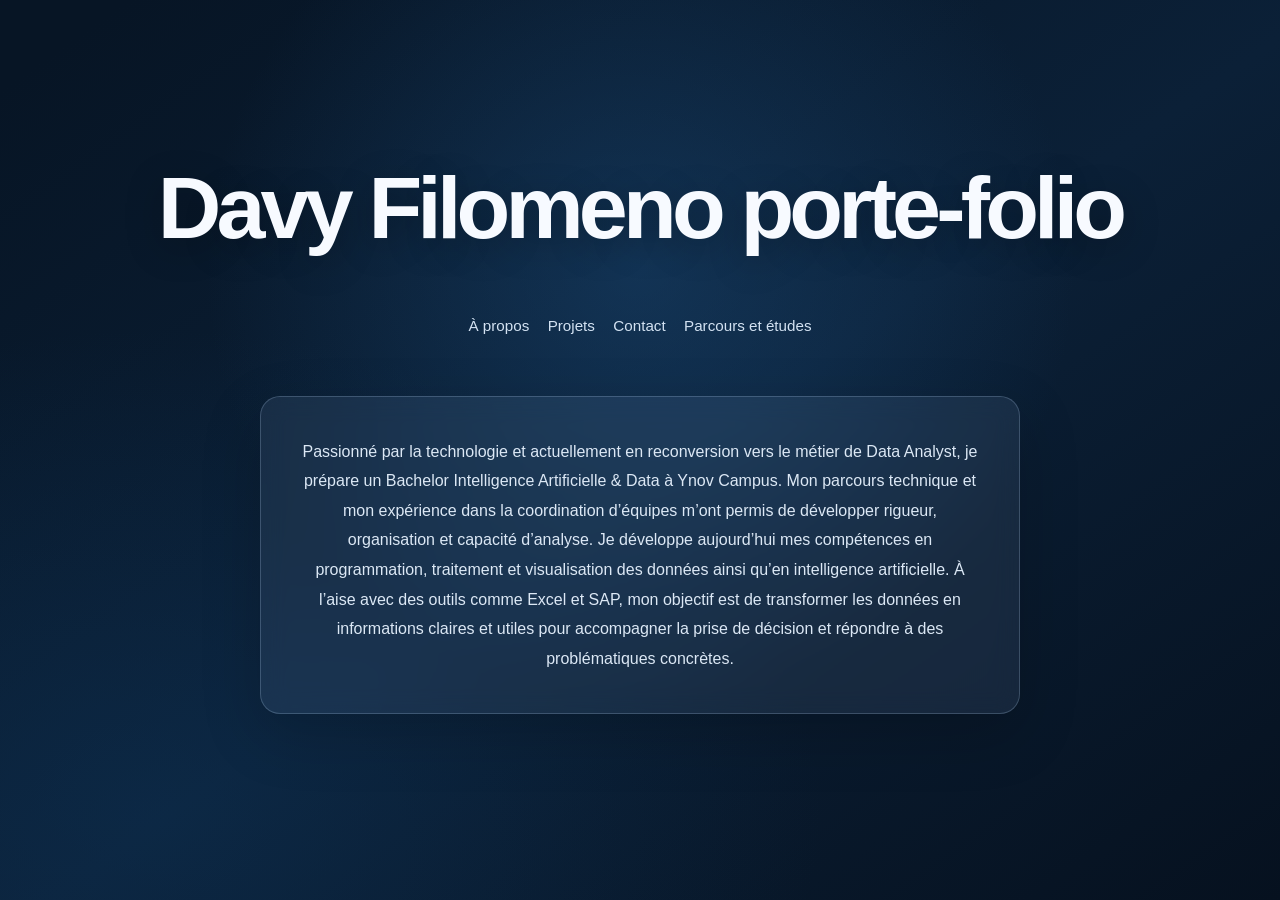
<file: index.html>
<!DOCTYPE html>
<html lang="fr">
<head>
  <meta charset="UTF-8">
  <meta name="viewport" content="width=device-width, initial-scale=1.0">
  <meta name="description" content="Portfolio de Davy Filomeno, Data Analyst junior.">
  <title>Davy Filomeno — Data Analyst junior</title>

  <link rel="stylesheet" href="folio.css">
</head>

<body>
  <h1>Davy Filomeno porte-folio</h1>
  <header>
    <nav>
      <ul>
        <li><a href="#about">À propos</a></li>
        <li><a href="projet/projet.html">Projets</a></li>
        <li><a href="Contacts/contact.html">Contact</a></li>
        <li><a href="parcours-étude/étude.html" target="_blank">
  Parcours et études
</a></li>
      </ul>
    </nav>
  </header>
  <main class="presentation">
    <p>Passionné par la technologie et actuellement en reconversion vers le métier de Data Analyst, je prépare un Bachelor Intelligence Artificielle & Data à Ynov Campus. Mon parcours technique et mon expérience dans la coordination d’équipes m’ont permis de développer rigueur, organisation et capacité d’analyse.

Je développe aujourd’hui mes compétences en programmation, traitement et visualisation des données ainsi qu’en intelligence artificielle. À l’aise avec des outils comme Excel et SAP, mon objectif est de transformer les données en informations claires et utiles pour accompagner la prise de décision et répondre à des problématiques concrètes.</p>
  </main>
</body>
</html>
</file>
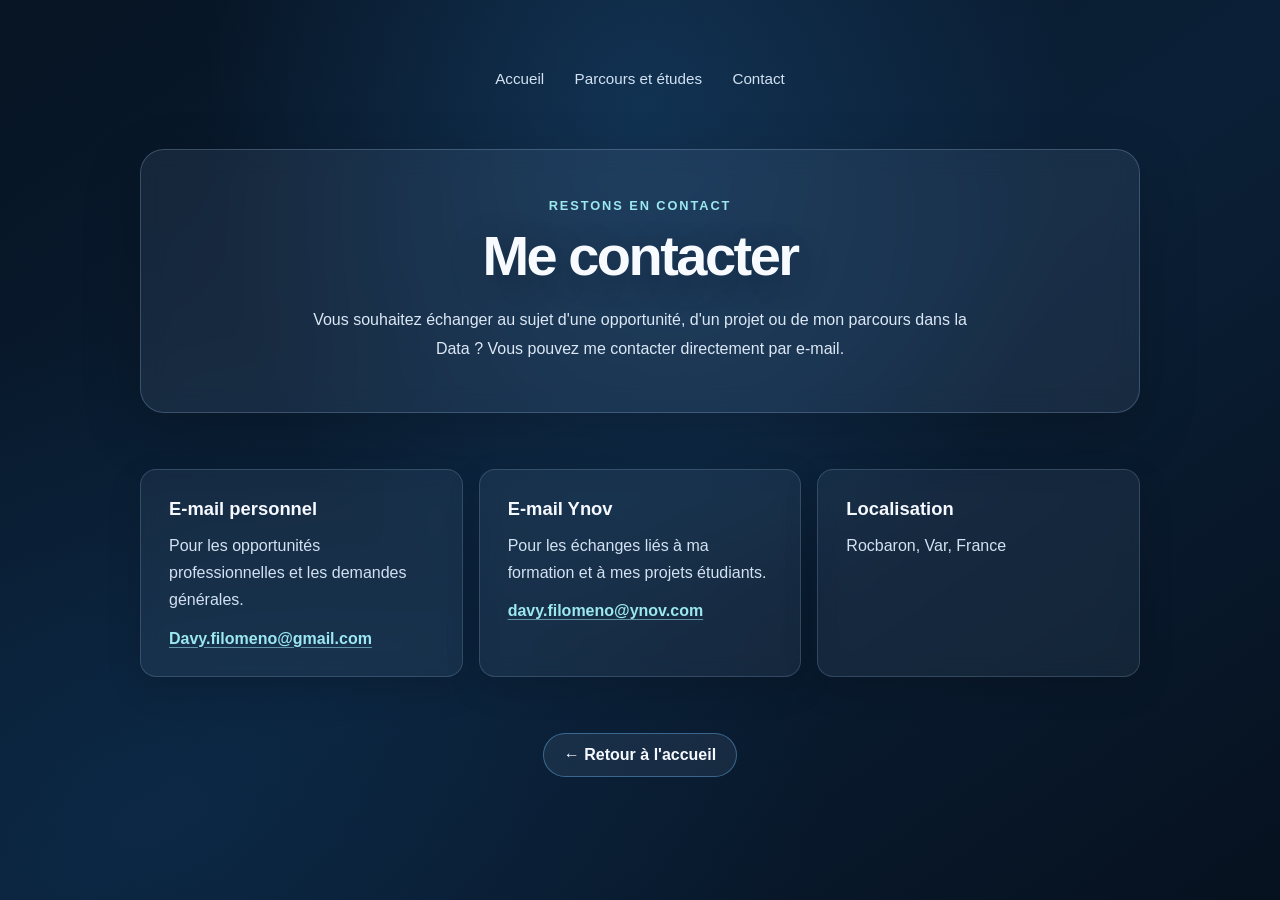
<file: Contacts/contact.html>
<!DOCTYPE html>
<html lang="fr">

<head>
  <meta charset="UTF-8">
  <meta name="viewport" content="width=device-width, initial-scale=1.0">

  <title>Contact | Davy Filomeno</title>

  <link rel="stylesheet" href="../folio.css">
  <link rel="stylesheet" href="contact.css">
</head>

<body>

  <header>
    <nav>
      <a href="../index.html">Accueil</a>
      <a href="parcours-etude.html">Parcours et études</a>
      <a href="contact.html">Contact</a>
    </nav>
  </header>

  <main class="page-contact">

    <section class="introduction-contact">
      <p class="surtitre">Restons en contact</p>

      <h1>Me contacter</h1>

      <p>
        Vous souhaitez échanger au sujet d'une opportunité, d'un projet
        ou de mon parcours dans la Data ? Vous pouvez me contacter
        directement par e-mail.
      </p>
    </section>

    <section class="coordonnees">

      <article class="carte-contact">
        <h2>E-mail personnel</h2>

        <p>
          Pour les opportunités professionnelles et les demandes générales.
        </p>

        <a href="mailto:Davy.filomeno@gmail.com">
          Davy.filomeno@gmail.com
        </a>
      </article>

      <article class="carte-contact">
        <h2>E-mail Ynov</h2>

        <p>
          Pour les échanges liés à ma formation et à mes projets étudiants.
        </p>

        <a href="mailto:davy.filomeno@ynov.com">
          davy.filomeno@ynov.com
        </a>
      </article>

      <article class="carte-contact">
        <h2>Localisation</h2>

        <p>
          Rocbaron, Var, France
        </p>
      </article>

    </section>

    <a class="retour" href="../index.html">
      ← Retour à l'accueil
    </a>

  </main>

</body>
</html>
</file>
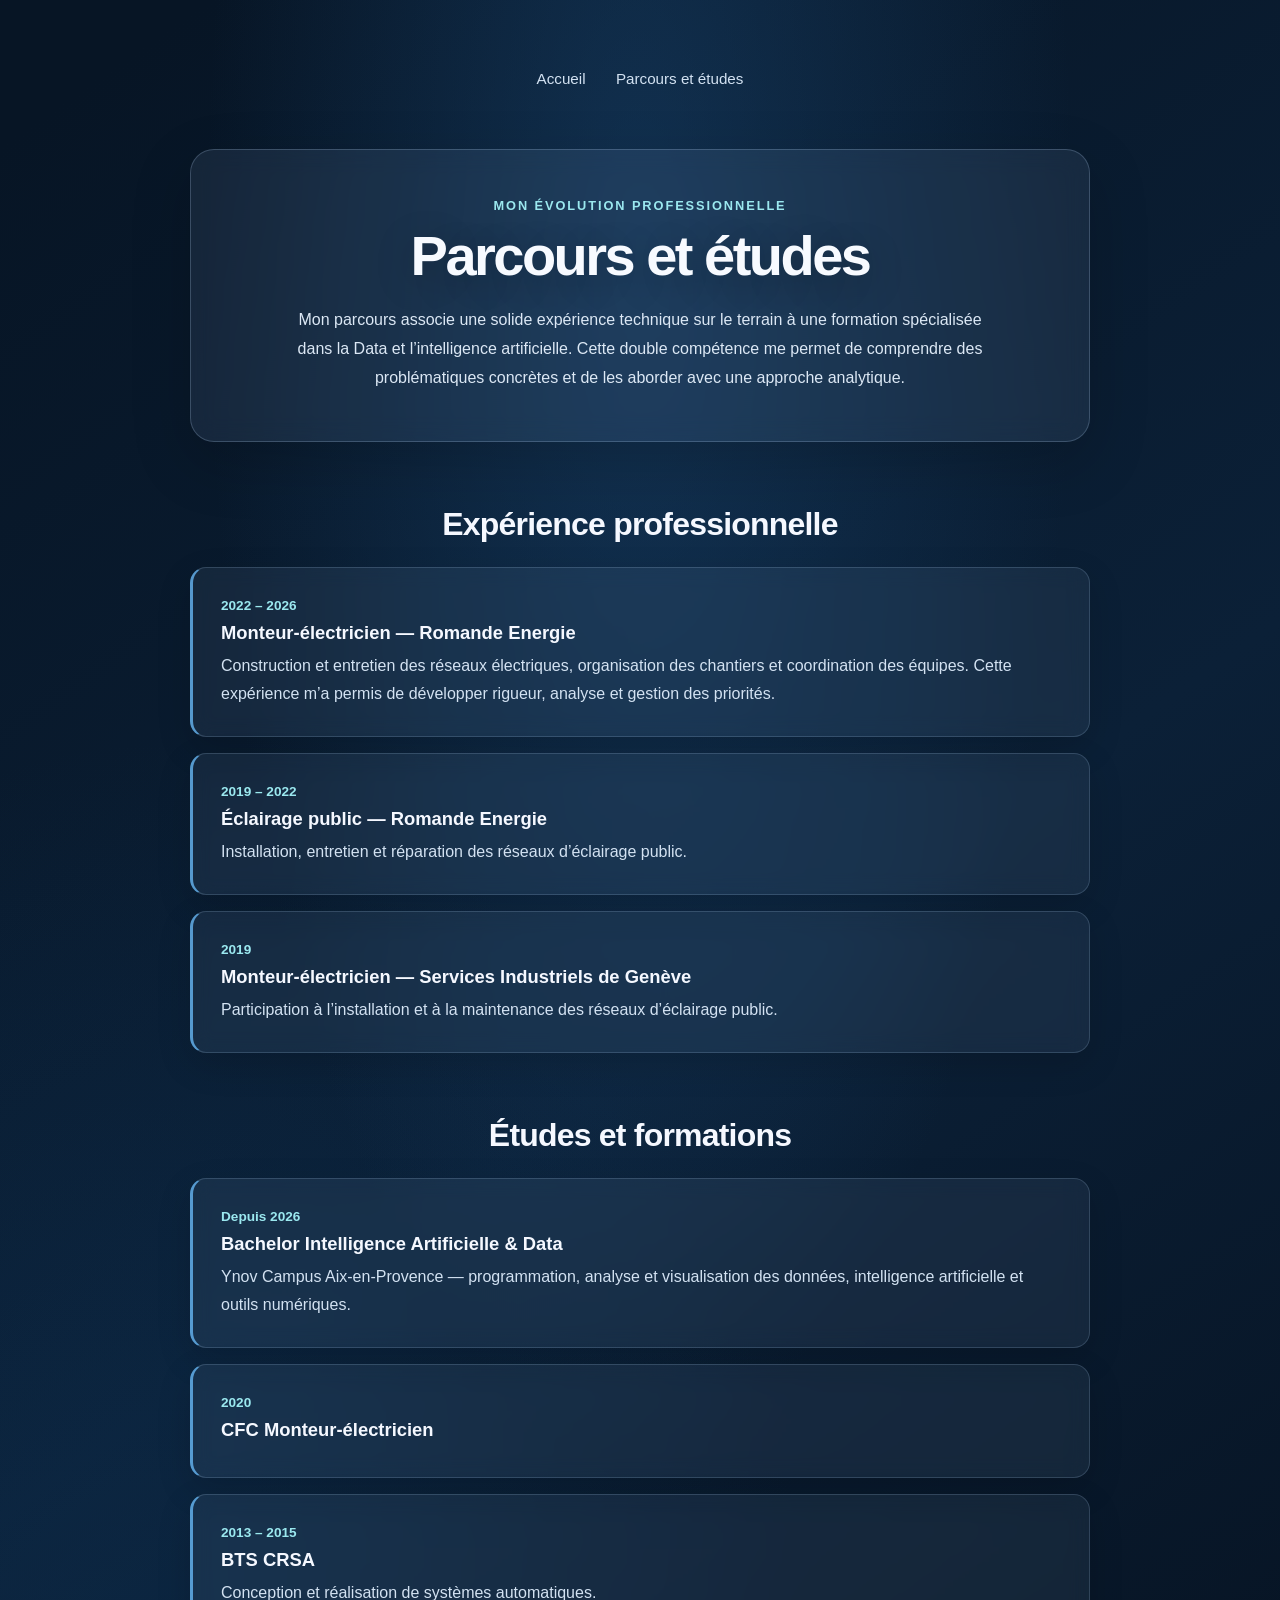
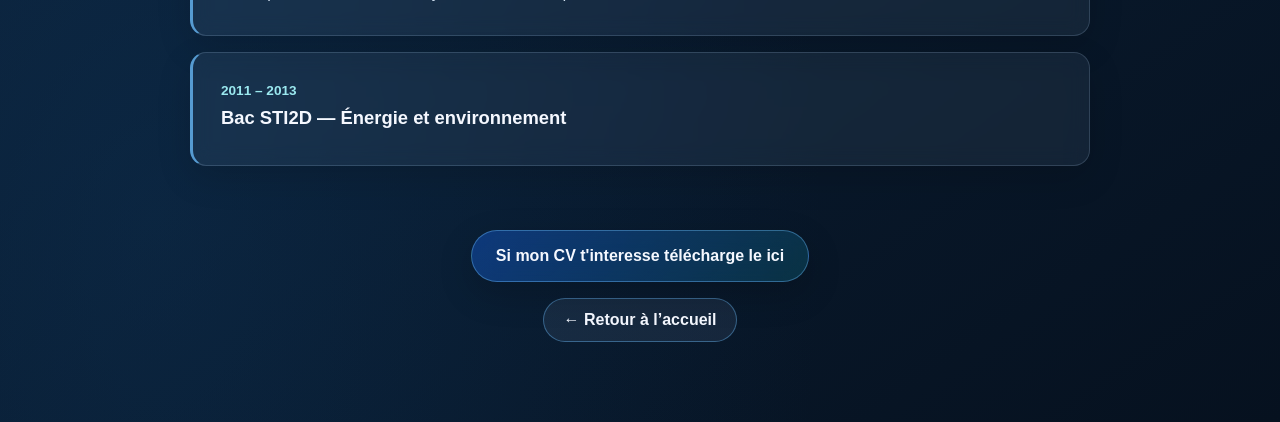
<file: parcours-étude/étude.html>
<!DOCTYPE html>
<html lang="fr">

<head>
  <meta charset="UTF-8">
  <meta name="viewport" content="width=device-width, initial-scale=1.0">

  <title>Parcours et études | Davy Filomeno</title>

  <link rel="stylesheet" href="../folio.css">
  <link rel="stylesheet" href="étude.css">
</head>

<body>

  <header>
    <nav>
      <a href="../index.html">Accueil</a>
      <a href="étude.html">Parcours et études</a>
    </nav>
  </header>

  <main>

    <section class="introduction-parcours">
      <p class="surtitre">Mon évolution professionnelle</p>

      <h1>Parcours et études</h1>

      <p>
        Mon parcours associe une solide expérience technique sur le terrain
        à une formation spécialisée dans la Data et l’intelligence artificielle.
        Cette double compétence me permet de comprendre des problématiques
        concrètes et de les aborder avec une approche analytique.
      </p>
    </section>

    <section class="parcours-professionnel">
      <h2>Expérience professionnelle</h2>

      <article>
        <span>2022 – 2026</span>
        <h3>Monteur-électricien — Romande Energie</h3>

        <p>
          Construction et entretien des réseaux électriques, organisation des
          chantiers et coordination des équipes. Cette expérience m’a permis de
          développer rigueur, analyse et gestion des priorités.
        </p>
      </article>

      <article>
        <span>2019 – 2022</span>
        <h3>Éclairage public — Romande Energie</h3>

        <p>
          Installation, entretien et réparation des réseaux d’éclairage public.
        </p>
      </article>

      <article>
        <span>2019</span>
        <h3>Monteur-électricien — Services Industriels de Genève</h3>

        <p>
          Participation à l’installation et à la maintenance des réseaux
          d’éclairage public.
        </p>
      </article>
    </section>

    <section class="etudes">
      <h2>Études et formations</h2>

      <article>
        <span>Depuis 2026</span>
        <h3>Bachelor Intelligence Artificielle & Data</h3>

        <p>
          Ynov Campus Aix-en-Provence — programmation, analyse et visualisation
          des données, intelligence artificielle et outils numériques.
        </p>
      </article>

      <article>
        <span>2020</span>
        <h3>CFC Monteur-électricien</h3>
      </article>

      <article>
        <span>2013 – 2015</span>
        <h3>BTS CRSA</h3>

        <p>Conception et réalisation de systèmes automatiques.</p>
      </article>

      <article>
        <span>2011 – 2013</span>
        <h3>Bac STI2D — Énergie et environnement</h3>
      </article>
    </section>
    <a class="bouton-cv"
   href="filomeno-davy-dataCV.pdf"
   download>
  Si mon CV t'interesse télécharge le ici
</a>

    <a class="retour" href="../index.html">← Retour à l’accueil</a>

  </main>

</body>
</html>
</file>
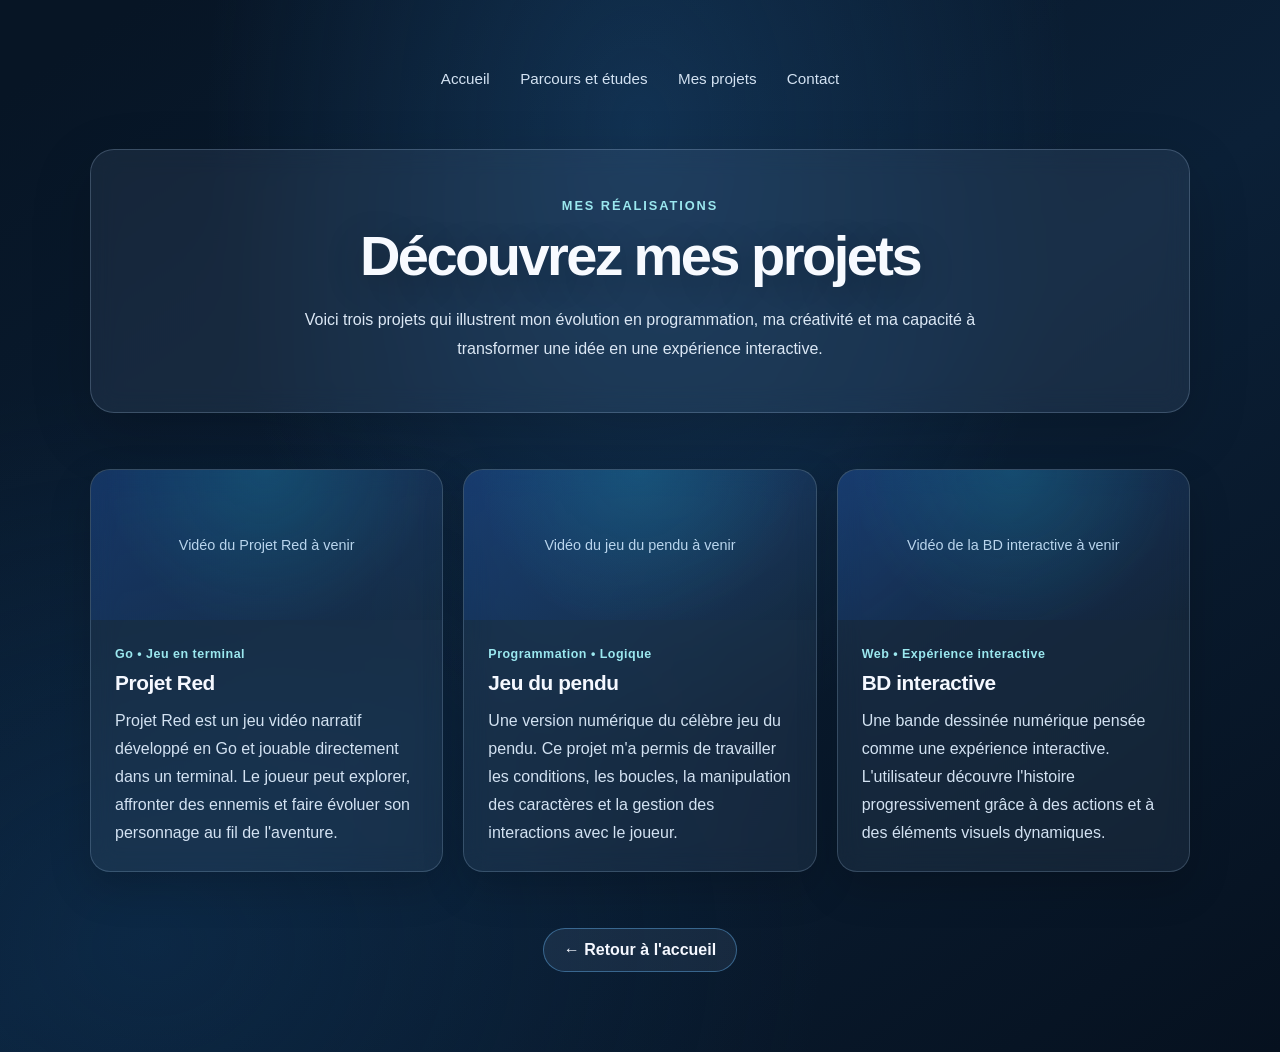
<file: projet/projet.html>
<!DOCTYPE html>
<html lang="fr">

<head>
  <meta charset="UTF-8">
  <meta name="viewport" content="width=device-width, initial-scale=1.0">

  <title>Mes projets | Davy Filomeno</title>

  <link rel="stylesheet" href="../folio.css">
  <link rel="stylesheet" href="projet.css">
</head>

<body>

  <header>
    <nav>
      <a href="../index.html">Accueil</a>
      <a href="../parcours-étude/étude.html">Parcours et études</a>
      <a href="projet.html">Mes projets</a>
      <a href="../Contacts/contact.html">Contact</a>
    </nav>
  </header>

  <main class="page-projets">

    <section class="introduction-projets">
      <p class="surtitre">Mes réalisations</p>

      <h1>Découvrez mes projets</h1>

      <p>
        Voici trois projets qui illustrent mon évolution en programmation,
        ma créativité et ma capacité à transformer une idée en une
        expérience interactive.
      </p>
    </section>

    <section class="liste-projets">

      <!-- PROJET RED -->

      <a class="carte-projet lien-projet"
         href="https://github.com/MatthieuYiyi13/Projet-red_2026-2027"
         target="_blank"
         rel="noopener noreferrer">

        <div class="media-projet">
          <span>Vidéo du Projet Red à venir</span>
        </div>

        <div class="contenu-projet">
          <span class="type-projet">Go • Jeu en terminal</span>

          <h2>Projet Red</h2>

          <p>
            Projet Red est un jeu vidéo narratif développé en Go et jouable
            directement dans un terminal. Le joueur peut explorer, affronter
            des ennemis et faire évoluer son personnage au fil de l'aventure.
          </p>
        </div>

      </a>

      <!-- JEU DU PENDU -->

         <a class="carte-projet lien-projet"
         href="https://github.com/li0r-ynov/TP-Jeu-du-pendu-CLI"
         target="_blank"
         rel="noopener noreferrer">

        <div class="media-projet">
          <span>Vidéo du jeu du pendu à venir</span>
        </div>

        <div class="contenu-projet">
          <span class="type-projet">Programmation • Logique</span>

          <h2>Jeu du pendu</h2>

          <p>
            Une version numérique du célèbre jeu du pendu. Ce projet m'a
            permis de travailler les conditions, les boucles, la manipulation
            des caractères et la gestion des interactions avec le joueur.
          </p>
        </div>

      </a>

      <!-- BD INTERACTIVE -->

      <article class="carte-projet">

        <div class="media-projet">
          <span>Vidéo de la BD interactive à venir</span>
        </div>

        <div class="contenu-projet">
          <span class="type-projet">Web • Expérience interactive</span>

          <h2>BD interactive</h2>

          <p>
            Une bande dessinée numérique pensée comme une expérience
            interactive. L'utilisateur découvre l'histoire progressivement
            grâce à des actions et à des éléments visuels dynamiques.
          </p>
        </div>

      </article>

    </section>

    <a class="retour" href="../index.html">
      ← Retour à l'accueil
    </a>

  </main>

</body>
</html>
</file>
<file: folio.css>
:root {
  color-scheme: dark;
  font-family: "Segoe UI", "Helvetica Neue", sans-serif;
  background: #071525;
  color: #f5f8ff;
}

* {
  box-sizing: border-box;
}

body {
  display: flex;
  min-height: 100vh;
  flex-direction: column;
  align-items: center;
  margin: 0;
  padding: clamp(5rem, 18vh, 10rem) 1.5rem 3rem;
  background:
    radial-gradient(ellipse at 50% 30%, rgb(30 82 132 / 42%), transparent 48%),
    radial-gradient(ellipse at 12% 90%, rgb(14 55 94 / 36%), transparent 42%),
    linear-gradient(145deg, #071525 5%, #0b2037 52%, #06111f 100%);
}

h1 {
  margin: 0;
  color: #f7faff;
  font-size: clamp(2.5rem, 7vw, 5.5rem);
  font-weight: 700;
  letter-spacing: -0.055em;
  line-height: 1.1;
  text-align: center;
  text-wrap: balance;
  text-shadow: 0 8px 36px rgb(0 0 0 / 28%);
}

header {
  margin-top: clamp(2rem, 6vh, 3.5rem);
}

.presentation {
  width: min(760px, 100%);
  margin-top: clamp(2rem, 6vh, 3.5rem);
  margin-right: auto;
  margin-left: auto;
}

.presentation p {
  margin: 0;
  padding: clamp(1.5rem, 5vw, 2.5rem);
  border: 1px solid rgb(190 220 250 / 22%);
  border-radius: 1.25rem;
  background: rgb(163 199 235 / 9%);
  box-shadow: 0 20px 60px rgb(0 0 0 / 18%);
  color: #dce8f5;
  line-height: 1.85;
  text-align: center;
  backdrop-filter: blur(12px);
}

nav ul {
  display: flex;
  flex-wrap: wrap;
  justify-content: center;
  gap: 0.75rem;
  margin: 0;
  padding: 0;
  list-style: none;
}

nav a {
  display: block;
  padding: 0.4rem 0.2rem;
  border-bottom: 1px solid transparent;
  color: #d3e2f2;
  font-size: 0.95rem;
  text-decoration: none;
  transition:
    color 160ms ease,
    border-color 160ms ease;
}

nav a:hover,
nav a:focus-visible {
  border-color: #6cbfff;
  color: #ffffff;
}

@media (max-width: 420px) {
  body {
    padding-right: 1rem;
    padding-left: 1rem;
  }

  nav ul {
    gap: 0.5rem;
  }

  nav a {
    padding: 0.4rem 0.2rem;
    font-size: 0.9rem;
  }
}
</file>
<file: Contacts/contact.css>
body {
  padding: clamp(2rem, 6vw, 4rem) 1.5rem;
  background:
    radial-gradient(ellipse at 50% 12%, rgb(30 82 132 / 42%), transparent 48%),
    radial-gradient(ellipse at 12% 90%, rgb(14 55 94 / 36%), transparent 42%),
    linear-gradient(145deg, #071525 5%, #0b2037 52%, #06111f 100%);
}

header {
  width: min(1000px, 100%);
  margin-top: 0;
}

header nav {
  display: flex;
  flex-wrap: wrap;
  justify-content: center;
  gap: 0.75rem 1.5rem;
}

.page-contact {
  width: min(1000px, 100%);
  margin: clamp(2rem, 6vh, 3.5rem) auto 0;
  padding-bottom: 1rem;
}

.introduction-contact {
  padding: clamp(1.75rem, 5vw, 3rem);
  margin-bottom: clamp(2rem, 6vw, 3.5rem);
  border: 1px solid rgb(190 220 250 / 22%);
  border-radius: 1.5rem;
  background: rgb(163 199 235 / 9%);
  box-shadow: 0 20px 60px rgb(0 0 0 / 18%);
  text-align: center;
  backdrop-filter: blur(12px);
}

.introduction-contact .surtitre {
  margin: 0 0 0.75rem;
  color: #9be8ef;
  font-size: 0.8rem;
  font-weight: 700;
  letter-spacing: 0.15em;
  text-transform: uppercase;
}

.introduction-contact h1 {
  margin: 0 0 1.25rem;
  font-size: clamp(2.25rem, 6vw, 3.5rem);
  letter-spacing: -0.045em;
  line-height: 1.1;
}

.introduction-contact > p:last-child {
  max-width: 680px;
  margin: 0 auto;
  color: #dce8f5;
  line-height: 1.8;
}

.coordonnees {
  display: grid;
  grid-template-columns: repeat(3, minmax(0, 1fr));
  gap: 1rem;
  margin-bottom: clamp(2rem, 6vw, 3.5rem);
}

.carte-contact {
  min-width: 0;
  padding: clamp(1.25rem, 3vw, 1.75rem);
  border: 1px solid rgb(190 220 250 / 18%);
  border-radius: 1rem;
  background: rgb(163 199 235 / 8%);
  box-shadow: 0 12px 35px rgb(0 0 0 / 14%);
  transition:
    transform 180ms ease,
    background-color 180ms ease,
    border-color 180ms ease;
  backdrop-filter: blur(10px);
}

.carte-contact:hover {
  transform: translateY(-3px);
  border-color: rgb(108 191 255 / 42%);
  background: rgb(163 199 235 / 12%);
}

.carte-contact h2 {
  margin: 0 0 0.75rem;
  color: #f5f8ff;
  font-size: 1.15rem;
}

.carte-contact p {
  margin: 0 0 1rem;
  color: #d3e2f2;
  line-height: 1.7;
}

.carte-contact a {
  color: #9be8ef;
  font-weight: 700;
  overflow-wrap: anywhere;
  text-decoration-color: rgb(155 232 239 / 55%);
  text-underline-offset: 0.2em;
}

.carte-contact a:hover,
.carte-contact a:focus-visible {
  color: #ffffff;
}

.retour {
  display: block;
  width: fit-content;
  max-width: 100%;
  padding: 0.75rem 1.25rem;
  margin: 0 auto;
  border: 1px solid rgb(108 191 255 / 40%);
  border-radius: 999px;
  background: rgb(163 199 235 / 9%);
  color: #f5f8ff;
  font-weight: 700;
  text-align: center;
  text-decoration: none;
  transition:
    transform 180ms ease,
    background-color 180ms ease;
}

.retour:hover,
.retour:focus-visible {
  transform: translateY(-2px);
  background: rgb(46 116 177 / 25%);
}

@media (max-width: 760px) {
  .coordonnees {
    grid-template-columns: repeat(2, minmax(0, 1fr));
  }
}

@media (max-width: 520px) {
  body {
    padding-right: 1rem;
    padding-left: 1rem;
  }

  .coordonnees {
    grid-template-columns: 1fr;
  }
}

@media (prefers-reduced-motion: reduce) {
  .carte-contact,
  .retour {
    transition: none;
  }
}
</file>
<file: parcours-étude/étude.css>
body {
  padding: clamp(2rem, 6vw, 4rem) 1.5rem;
  background:
    radial-gradient(ellipse at 50% 12%, rgb(30 82 132 / 42%), transparent 48%),
    radial-gradient(ellipse at 12% 90%, rgb(14 55 94 / 36%), transparent 42%),
    linear-gradient(145deg, #071525 5%, #0b2037 52%, #06111f 100%);
}

header {
  width: min(900px, 100%);
  margin-top: 0;
}

nav {
  display: flex;
  flex-wrap: wrap;
  justify-content: center;
  gap: 1.5rem;
}

main {
  width: min(900px, 100%);
  margin: clamp(2rem, 6vh, 3.5rem) auto 0;
  padding: 0 0 1rem;
}

.introduction-parcours {
  padding: clamp(1.75rem, 5vw, 3rem);
  margin-bottom: clamp(2.5rem, 7vw, 4rem);
  border: 1px solid rgb(190 220 250 / 22%);
  border-radius: 1.5rem;
  background: rgb(163 199 235 / 9%);
  box-shadow: 0 20px 60px rgb(0 0 0 / 18%);
  text-align: center;
  backdrop-filter: blur(12px);
}

.surtitre {
  margin: 0 0 0.75rem;
  color: #9be8ef;
  font-size: 0.8rem;
  font-weight: 700;
  letter-spacing: 0.15em;
  text-transform: uppercase;
}

.introduction-parcours h1 {
  margin: 0 0 1.25rem;
  color: #f7faff;
  font-size: clamp(2.25rem, 6vw, 3.5rem);
  letter-spacing: -0.045em;
  line-height: 1.1;
  text-align: center;
  text-wrap: balance;
}

.introduction-parcours p:last-child {
  max-width: 700px;
  margin: 0 auto;
  color: #dce8f5;
  line-height: 1.8;
}

.parcours-professionnel,
.etudes {
  margin-bottom: clamp(2.5rem, 7vw, 4rem);
}

.parcours-professionnel h2,
.etudes h2 {
  margin: 0 0 1.5rem;
  color: #f5f8ff;
  font-size: clamp(1.6rem, 4vw, 2rem);
  letter-spacing: -0.025em;
  text-align: center;
}

.parcours-professionnel article,
.etudes article {
  padding: clamp(1.25rem, 4vw, 1.75rem);
  margin-bottom: 1rem;
  border: 1px solid rgb(190 220 250 / 18%);
  border-left: 3px solid rgb(108 191 255 / 75%);
  border-radius: 1rem;
  background: rgb(163 199 235 / 8%);
  box-shadow: 0 12px 35px rgb(0 0 0 / 14%);
  transition:
    transform 180ms ease,
    background-color 180ms ease,
    border-color 180ms ease;
  backdrop-filter: blur(10px);
}

.parcours-professionnel article:hover,
.etudes article:hover {
  transform: translateY(-3px);
  border-color: rgb(108 191 255 / 42%);
  background: rgb(163 199 235 / 12%);
}

.parcours-professionnel article span,
.etudes article span {
  color: #9be8ef;
  font-size: 0.85rem;
  font-weight: 700;
}

.parcours-professionnel article h3,
.etudes article h3 {
  margin: 0.5rem 0;
  color: #f5f8ff;
  font-size: 1.15rem;
}

.parcours-professionnel article p,
.etudes article p {
  margin: 0;
  color: #d3e2f2;
  line-height: 1.75;
}

.bouton-cv,
.retour {
  display: block;
  width: fit-content;
  padding: 0.75rem 1.25rem;
  margin: 0 auto;
  border: 1px solid rgb(108 191 255 / 40%);
  border-radius: 999px;
  color: #f5f8ff;
  font-weight: 700;
  text-decoration: none;
  transition:
    transform 180ms ease,
    background-color 180ms ease;
}

.bouton-cv {
  max-width: 100%;
  padding: 1rem 1.5rem;
  margin-bottom: 1rem;
  background: linear-gradient(135deg, rgb(23 107 255 / 35%), rgb(22 194 213 / 16%));
  box-shadow: 0 12px 35px rgb(0 0 0 / 18%);
  text-align: center;
  backdrop-filter: blur(12px);
}

.bouton-cv:hover,
.bouton-cv:focus-visible {
  transform: translateY(-3px);
  border-color: rgb(155 232 239 / 70%);
  background: linear-gradient(135deg, rgb(23 107 255 / 50%), rgb(22 194 213 / 24%));
}

.retour {
  background: rgb(163 199 235 / 9%);
}

.retour:hover,
.retour:focus-visible {
  transform: translateY(-2px);
  background: rgb(46 116 177 / 25%);
}

@media (max-width: 420px) {
  .bouton-cv {
    width: 100%;
    border-radius: 1rem;
  }
}

@media (max-width: 600px) {
  body {
    padding-right: 1rem;
    padding-left: 1rem;
  }

  nav {
    gap: 0.75rem 1.25rem;
  }
}

@media (prefers-reduced-motion: reduce) {
  *,
  *::before,
  *::after {
    scroll-behavior: auto !important;
    transition-duration: 0.01ms !important;
  }
}
</file>
<file: projet/projet.css>
body {
  padding: clamp(2rem, 6vw, 4rem) 1.5rem;
  background:
    radial-gradient(ellipse at 50% 12%, rgb(30 82 132 / 42%), transparent 48%),
    radial-gradient(ellipse at 12% 90%, rgb(14 55 94 / 36%), transparent 42%),
    linear-gradient(145deg, #071525 5%, #0b2037 52%, #06111f 100%);
}

header {
  width: min(1100px, 100%);
  margin-top: 0;
}

header nav {
  display: flex;
  flex-wrap: wrap;
  justify-content: center;
  gap: 0.75rem 1.5rem;
}

.page-projets {
  width: min(1100px, 100%);
  margin: clamp(2rem, 6vh, 3.5rem) auto 0;
  padding-bottom: 1rem;
}

.introduction-projets {
  padding: clamp(1.75rem, 5vw, 3rem);
  margin-bottom: clamp(2rem, 6vw, 3.5rem);
  border: 1px solid rgb(190 220 250 / 22%);
  border-radius: 1.5rem;
  background: rgb(163 199 235 / 9%);
  box-shadow: 0 20px 60px rgb(0 0 0 / 18%);
  text-align: center;
  backdrop-filter: blur(12px);
}

.introduction-projets .surtitre {
  margin: 0 0 0.75rem;
  color: #9be8ef;
  font-size: 0.8rem;
  font-weight: 700;
  letter-spacing: 0.15em;
  text-transform: uppercase;
}

.introduction-projets h1 {
  margin: 0 0 1.25rem;
  font-size: clamp(2.25rem, 6vw, 3.5rem);
  letter-spacing: -0.045em;
  line-height: 1.1;
}

.introduction-projets > p:last-child {
  max-width: 700px;
  margin: 0 auto;
  color: #dce8f5;
  line-height: 1.8;
}

.liste-projets {
  display: grid;
  grid-template-columns: repeat(3, minmax(0, 1fr));
  align-items: stretch;
  gap: 1.25rem;
  margin-bottom: clamp(2rem, 6vw, 3.5rem);
}

.carte-projet {
  display: block;
  min-width: 0;
  overflow: hidden;
  border: 1px solid rgb(190 220 250 / 20%);
  border-radius: 1.25rem;
  background: rgb(163 199 235 / 8%);
  box-shadow: 0 16px 42px rgb(0 0 0 / 18%);
  transition:
    transform 180ms ease,
    border-color 180ms ease,
    background-color 180ms ease,
    box-shadow 180ms ease;
  backdrop-filter: blur(12px);
}

.lien-projet {
  color: inherit;
  text-decoration: none;
}

.lien-projet:focus-visible {
  outline: 2px solid #9be8ef;
  outline-offset: 4px;
}

.carte-projet:hover {
  transform: translateY(-5px);
  border-color: rgb(108 191 255 / 45%);
  background: rgb(163 199 235 / 12%);
  box-shadow: 0 22px 50px rgb(0 0 0 / 24%);
}

.media-projet {
  display: grid;
  min-height: 150px;
  padding: 1.5rem;
  place-items: center;
  background:
    radial-gradient(circle at 50% 0%, rgb(22 194 213 / 18%), transparent 70%),
    linear-gradient(145deg, rgb(23 107 255 / 20%), rgb(7 21 37 / 12%));
  color: #b9d5ed;
  font-size: 0.9rem;
  text-align: center;
}

.contenu-projet {
  padding: 1.5rem;
}

.type-projet {
  display: inline-block;
  margin-bottom: 0.65rem;
  color: #9be8ef;
  font-size: 0.78rem;
  font-weight: 700;
  letter-spacing: 0.04em;
}

.contenu-projet h2 {
  margin: 0 0 0.75rem;
  color: #f5f8ff;
  font-size: 1.3rem;
  letter-spacing: -0.02em;
}

.contenu-projet p {
  margin: 0;
  color: #d3e2f2;
  line-height: 1.75;
}

.retour {
  display: block;
  width: fit-content;
  max-width: 100%;
  padding: 0.75rem 1.25rem;
  margin: 0 auto;
  border: 1px solid rgb(108 191 255 / 40%);
  border-radius: 999px;
  background: rgb(163 199 235 / 9%);
  color: #f5f8ff;
  font-weight: 700;
  text-align: center;
  text-decoration: none;
  transition:
    transform 180ms ease,
    background-color 180ms ease;
}

.retour:hover,
.retour:focus-visible {
  transform: translateY(-2px);
  background: rgb(46 116 177 / 25%);
}

@media (max-width: 900px) {
  .liste-projets {
    grid-template-columns: repeat(2, minmax(0, 1fr));
  }
}

@media (max-width: 600px) {
  body {
    padding-right: 1rem;
    padding-left: 1rem;
  }

  .liste-projets {
    grid-template-columns: 1fr;
  }
}

@media (prefers-reduced-motion: reduce) {
  .carte-projet,
  .retour {
    transition: none;
  }
}
</file>
